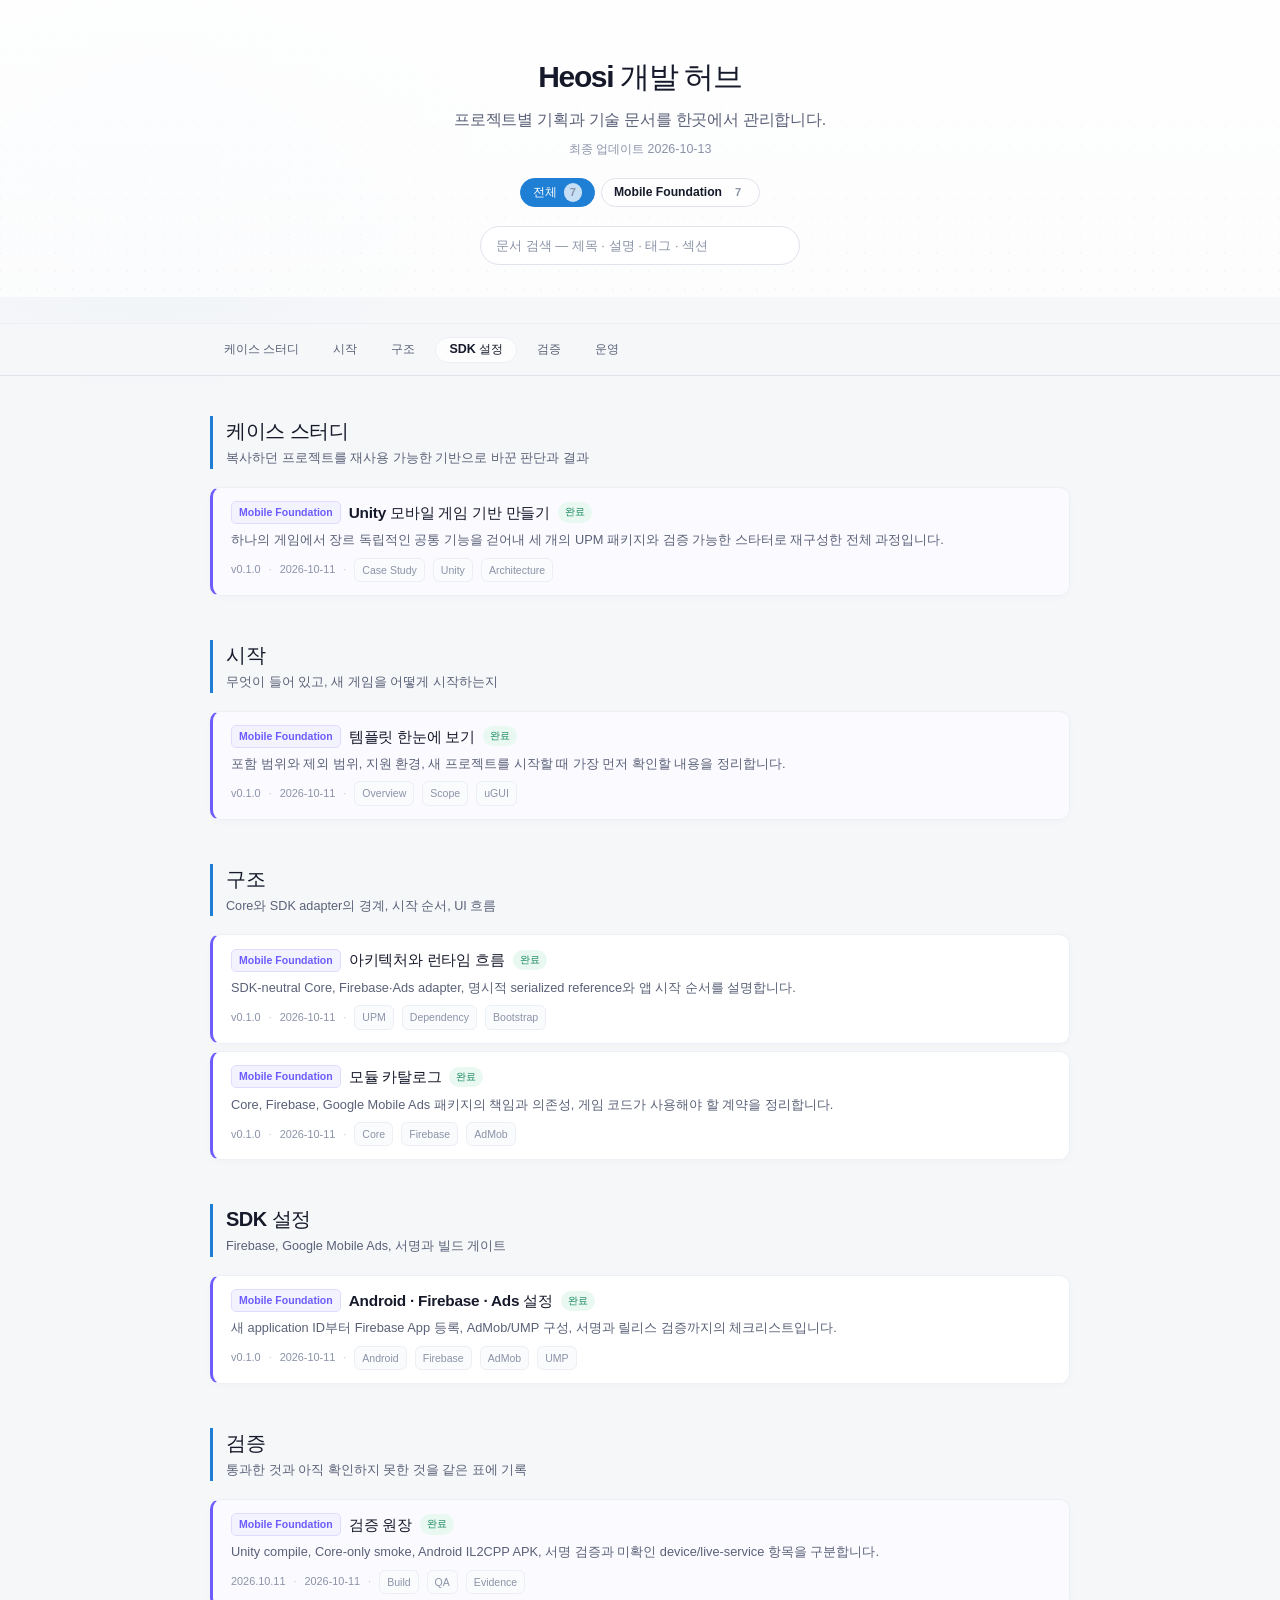
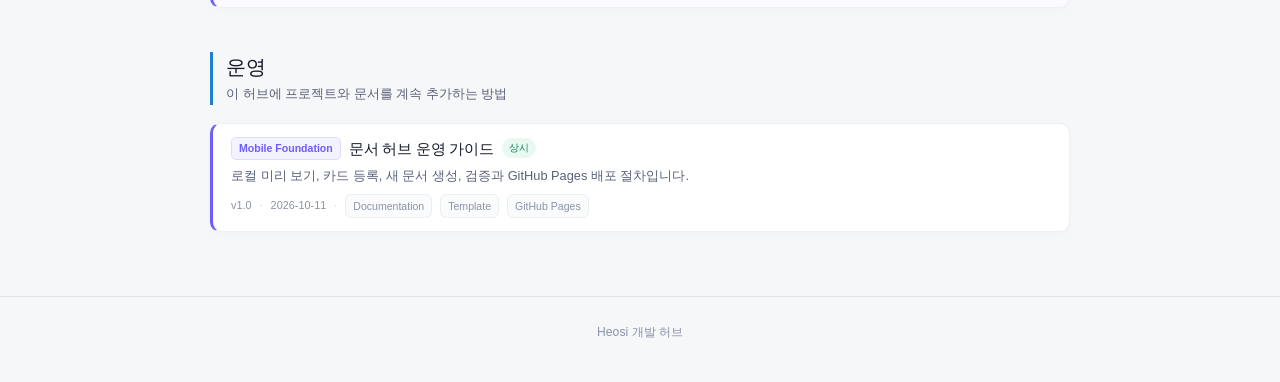
<file: index.html>
<!doctype html>
<html lang="ko">
  <head>
    <meta charset="utf-8" />
    <meta name="viewport" content="width=device-width, initial-scale=1" />
    <meta name="description" content="개인 게임 개발 프로젝트의 기획과 기술 문서를 모아 보는 허브" />
    <meta name="theme-color" content="#f6f7f9" />
    <title>Heosi 개발 허브</title>
    <link rel="icon" href="assets/brand-mark.svg" type="image/svg+xml" />
    <link rel="stylesheet" href="hub.css" />
  </head>
  <body>
    <a class="skip-link" href="#main">본문으로 건너뛰기</a>

    <header class="site-header">
      <div class="wrap header-inner">
        <div class="site-heading">
          <h1 id="site-title">Heosi 개발 허브</h1>
          <p id="site-sub">프로젝트별 기획과 기술 문서를 한곳에서 관리합니다.</p>
          <time id="site-updated" datetime="2026-10-13"></time>
        </div>

        <div class="hub-controls">
          <div class="project-filters" id="project-filters" aria-label="프로젝트 필터"></div>
          <input
            class="search-box"
            id="document-search"
            type="search"
            placeholder="문서 검색 — 제목 · 설명 · 태그 · 섹션"
            autocomplete="off"
            aria-label="문서 검색"
          />
        </div>
      </div>
    </header>

    <nav class="section-nav" aria-label="문서 카테고리">
      <div class="wrap section-nav-inner" id="section-nav"></div>
    </nav>

    <main class="wrap hub-main" id="main">
      <div class="hub-summary" id="work">
        <span id="result-count" aria-live="polite" aria-atomic="true">0개 문서</span>
      </div>
      <div id="library">
        <div id="document-sections"></div>
      </div>
      <div class="empty-state" id="empty-state" hidden>
        <strong>일치하는 문서가 없습니다.</strong>
        <p>검색어를 줄이거나 프로젝트 필터를 바꿔보세요.</p>
      </div>
    </main>

    <footer class="site-footer">
      <div class="wrap footer-inner">
        <span>Heosi 개발 허브</span>
      </div>
    </footer>

    <script src="data.js?v=20261013"></script>
    <script src="app.js?v=20261013"></script>
  </body>
</html>
</file>
<file: hub.css>
:root {
  color-scheme: light;
  --bg: #f6f7f9;
  --surface: #ffffff;
  --surface-hover: #fbfcff;
  --border: #dfe3ea;
  --border-soft: #eceff4;
  --text: #16192a;
  --text-dim: #5a6178;
  --text-faint: #8b93a8;
  --primary: #1f7fd4;
  --primary-soft: #edf6ff;
  --success: #12855e;
  --success-soft: #eaf8f2;
  --shadow: 0 8px 24px rgba(31, 39, 68, 0.06);
  --wrap: 900px;
  font-family: Pretendard, -apple-system, BlinkMacSystemFont, "Segoe UI", "Noto Sans KR", sans-serif;
  font-synthesis: none;
}

* { box-sizing: border-box; }

html {
  scroll-behavior: smooth;
  scroll-padding-top: 80px;
}

body {
  min-width: 320px;
  margin: 0;
  color: var(--text);
  background:
    radial-gradient(circle at 12% 3%, rgba(31, 127, 212, 0.055), transparent 22rem),
    var(--bg);
  font-size: 15px;
  line-height: 1.55;
  word-break: keep-all;
}

a { color: inherit; text-decoration: none; }
button, input { font: inherit; }
button { color: inherit; }

.wrap {
  width: min(100%, var(--wrap));
  margin-inline: auto;
  padding-inline: 20px;
}

.skip-link {
  position: fixed;
  top: 12px;
  left: 12px;
  z-index: 100;
  padding: 9px 12px;
  color: #fff;
  background: var(--text);
  border-radius: 8px;
  transform: translateY(-150%);
}

.skip-link:focus { transform: translateY(0); }

.site-header {
  padding: 54px 0 32px;
  background:
    linear-gradient(180deg, rgba(255, 255, 255, 0.92), rgba(255, 255, 255, 0.72)),
    radial-gradient(circle at 1px 1px, rgba(110, 118, 145, 0.15) 1px, transparent 0);
  background-size: auto, 18px 18px;
}

.header-inner { text-align: center; }

.site-heading h1 {
  margin: 0;
  font-size: 1.875rem;
  font-weight: 760;
  letter-spacing: -0.045em;
}

.site-heading p {
  margin: 7px 0 0;
  color: var(--text-dim);
  font-size: 1rem;
  letter-spacing: -0.015em;
}

#site-updated {
  display: block;
  margin-top: 8px;
  color: var(--text-faint);
  font-size: 0.78rem;
}

.hub-controls {
  display: block;
}

.project-filters {
  display: flex;
  flex-wrap: wrap;
  justify-content: center;
  gap: 6px;
  margin-top: 18px;
}

.project-filter {
  display: inline-flex;
  align-items: center;
  gap: 7px;
  min-height: 26px;
  padding: 4px 12px;
  border: 1px solid var(--border);
  border-radius: 999px;
  background: rgba(255, 255, 255, 0.8);
  cursor: pointer;
  transition: border-color 140ms ease, background 140ms ease, box-shadow 140ms ease;
}

.project-filter:hover { border-color: #c8ceda; background: #fff; }

.project-filter.is-active {
  color: #fff;
  border-color: var(--primary);
  background: var(--primary);
  box-shadow: none;
}

.project-filter span { font-size: 0.76rem; font-weight: 650; }

.project-filter strong {
  min-width: 18px;
  padding: 1px 5px;
  color: var(--text-faint);
  background: rgba(255, 255, 255, 0.75);
  border-radius: 999px;
  font-size: 0.7rem;
  font-weight: 700;
  text-align: center;
}

.search-box {
  display: block;
  width: 320px;
  height: 39px;
  margin: 19px auto 0;
  padding: 8px 15px;
  color: var(--text);
  border: 1px solid var(--border);
  border-radius: 999px;
  outline: 0;
  background: var(--surface);
  font-size: 0.81rem;
  transition: border-color 140ms ease, box-shadow 140ms ease;
}

.search-box:focus {
  border-color: #aab3f5;
  box-shadow: 0 0 0 3px rgba(31, 127, 212, 0.1);
}

.search-box::placeholder { color: var(--text-faint); }

.section-nav {
  position: sticky;
  top: 0;
  z-index: 20;
  height: 53px;
  margin-top: 26px;
  border-top: 1px solid var(--border-soft);
  border-bottom: 1px solid var(--border);
  background: rgba(246, 247, 249, 0.92);
  backdrop-filter: blur(12px);
}

.section-nav-inner {
  display: flex;
  align-items: stretch;
  height: 100%;
  gap: 6px;
  overflow-x: auto;
  scrollbar-width: none;
}

.section-nav-inner::-webkit-scrollbar { display: none; }

.section-link {
  position: relative;
  display: inline-flex;
  flex: 0 0 auto;
  align-items: center;
  height: 26px;
  margin-block: auto;
  padding: 5px 13px;
  color: var(--text-dim);
  border: 1px solid transparent;
  border-radius: 999px;
  font-size: 0.78rem;
  font-weight: 650;
  white-space: nowrap;
}

.section-link:hover, .section-link.is-active {
  color: var(--text);
  border-color: var(--border-soft);
  background: rgba(255, 255, 255, 0.76);
}

.hub-main {
  min-height: 55vh;
  padding-bottom: 0;
}

.hub-summary {
  position: absolute;
  width: 1px;
  height: 1px;
  overflow: hidden;
  clip: rect(0 0 0 0);
  clip-path: inset(50%);
  white-space: nowrap;
}

.hub-section { padding: 40px 0 4px; scroll-margin-top: 66px; }

.section-head {
  display: block;
  margin-bottom: 18px;
  padding-left: 13px;
  border-left: 3px solid var(--primary);
}

.section-title {
  margin: 0;
  font-size: 1.25rem;
  font-weight: 740;
  letter-spacing: -0.025em;
}

.section-desc {
  margin: 2px 0 0;
  color: var(--text-dim);
  font-size: 0.79rem;
  text-align: left;
}

.document-list { display: grid; gap: 7px; }

.doc-card {
  position: relative;
  display: block;
  padding: 13px 18px;
  overflow: hidden;
  border: 1px solid var(--border-soft);
  border-left: 3px solid var(--project-color, var(--primary));
  border-radius: 10px;
  background: var(--surface);
  box-shadow: 0 2px 8px rgba(31, 39, 68, 0.025);
  transition: transform 150ms ease, border-color 150ms ease, box-shadow 150ms ease;
}

.doc-card:hover {
  border-color: #cfd5e0;
  background: var(--surface-hover);
  box-shadow: var(--shadow);
  transform: translateY(-1px);
}

.doc-card.is-pinned {
  background: #fcfcff;
  background: color-mix(in srgb, var(--project-color, var(--primary)) 3%, white);
}

.doc-card.is-pinned:hover {
  background: #f9faff;
  background: color-mix(in srgb, var(--project-color, var(--primary)) 5%, white);
}

.doc-card:focus-visible,
.project-filter:focus-visible,
.section-link:focus-visible,
.site-footer a:focus-visible {
  outline: 3px solid rgba(31, 127, 212, 0.28);
  outline-offset: 3px;
}

.card-main { display: block; min-width: 0; }
.card-top { display: flex; align-items: center; gap: 8px; min-width: 0; }

.project-badge {
  flex: 0 0 auto;
  padding: 2px 7px;
  color: var(--project-color, var(--primary));
  border: 1px solid color-mix(in srgb, var(--project-color, var(--primary)) 22%, white);
  border-radius: 5px;
  background: color-mix(in srgb, var(--project-color, var(--primary)) 8%, white);
  font-size: 0.66rem;
  font-weight: 730;
}

.card-title {
  overflow: hidden;
  font-size: 0.96rem;
  font-weight: 710;
  letter-spacing: -0.015em;
  text-overflow: ellipsis;
  white-space: nowrap;
}

.external-mark { color: var(--text-faint); font-size: 0.74rem; }

.status {
  flex: 0 0 auto;
  padding: 2px 7px;
  color: var(--success);
  border-radius: 999px;
  background: var(--success-soft);
  font-size: 0.65rem;
  font-weight: 720;
}

.card-description {
  display: -webkit-box;
  margin-top: 6px;
  overflow: hidden;
  color: var(--text-dim);
  font-size: 0.8rem;
  line-height: 1.5;
  -webkit-box-orient: vertical;
  -webkit-line-clamp: 2;
}

.card-foot {
  display: flex;
  align-items: center;
  gap: 8px;
  flex-wrap: wrap;
  margin-top: 8px;
  color: var(--text-faint);
  font-size: 0.68rem;
}

.card-foot > span:not(.tag):not(:last-child)::after,
.card-foot time::after {
  margin-left: 8px;
  color: #c6cbd4;
  content: "·";
}

.tag {
  padding: 3px 7px;
  color: var(--text-faint);
  border: 1px solid var(--border-soft);
  border-radius: 6px;
  background: #fafbfc;
  font-size: 0.66rem;
  white-space: nowrap;
}

.empty-state {
  margin-top: 60px;
  padding: 56px 20px;
  color: var(--text-dim);
  border: 1px dashed var(--border);
  border-radius: 10px;
  background: rgba(255, 255, 255, 0.5);
  text-align: center;
}

.empty-state strong { display: block; color: var(--text); }
.empty-state p { margin: 6px 0 0; font-size: 0.83rem; }

.site-footer {
  margin-top: 60px;
  padding: 26px 0 40px;
  border-top: 1px solid var(--border);
}

.footer-inner {
  color: var(--text-faint);
  font-size: 0.76rem;
  text-align: center;
}

.footer-inner a:hover { color: var(--text); }

@media (max-width: 720px) {
  .wrap { padding-inline: 14px; }
  .site-header { padding: 38px 0 26px; }
  .search-box { width: min(100%, 320px); }
  .section-nav-inner { gap: 4px; }
  .hub-section { padding-top: 30px; }
  .doc-card { padding: 14px 15px; }
}

@media (max-width: 440px) {
  .site-heading p { font-size: 0.9rem; }
  .project-filter { padding-inline: 10px; }
  .section-desc { display: none; }
  .card-top { flex-wrap: wrap; }
  .card-title { order: 3; width: 100%; white-space: normal; }
  .footer-inner { min-height: 68px; }
}

@media (prefers-reduced-motion: reduce) {
  html { scroll-behavior: auto; }
  *, *::before, *::after {
    scroll-behavior: auto !important;
    transition-duration: 0.01ms !important;
  }
}
</file>
